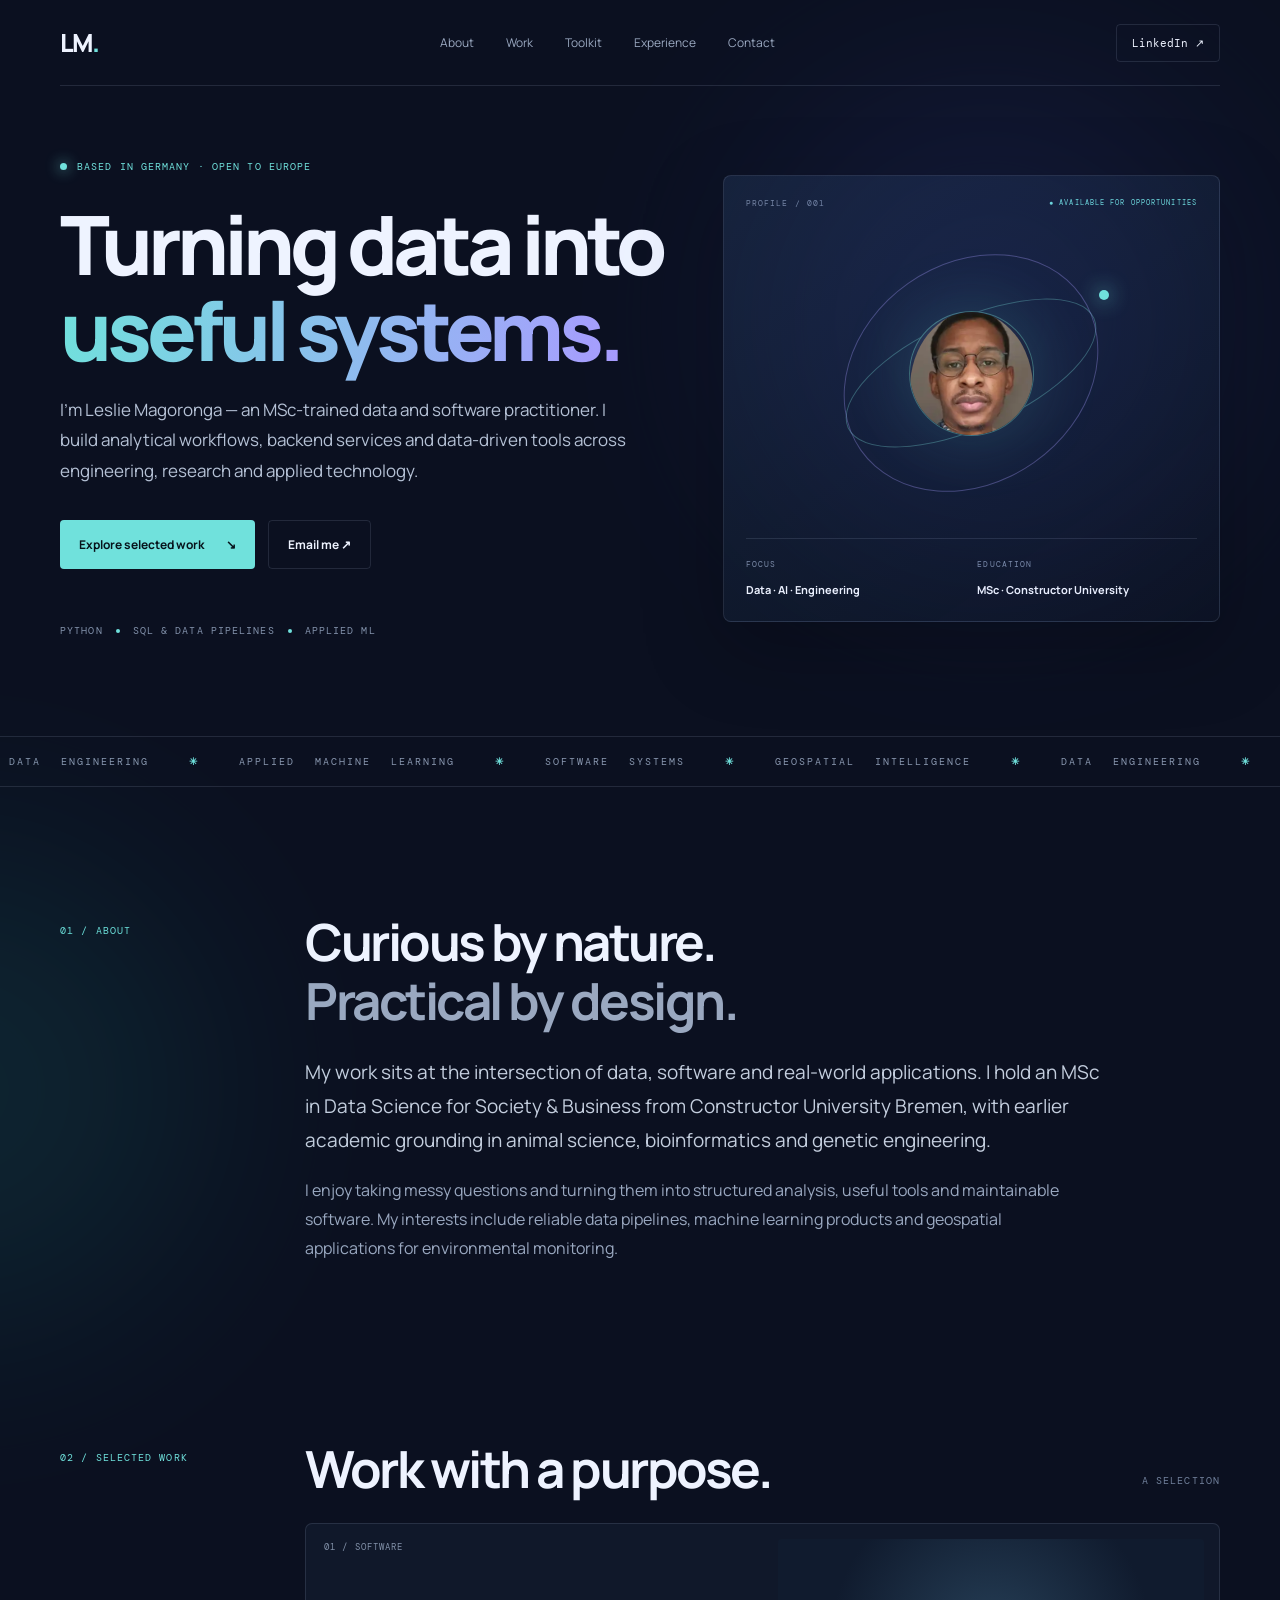
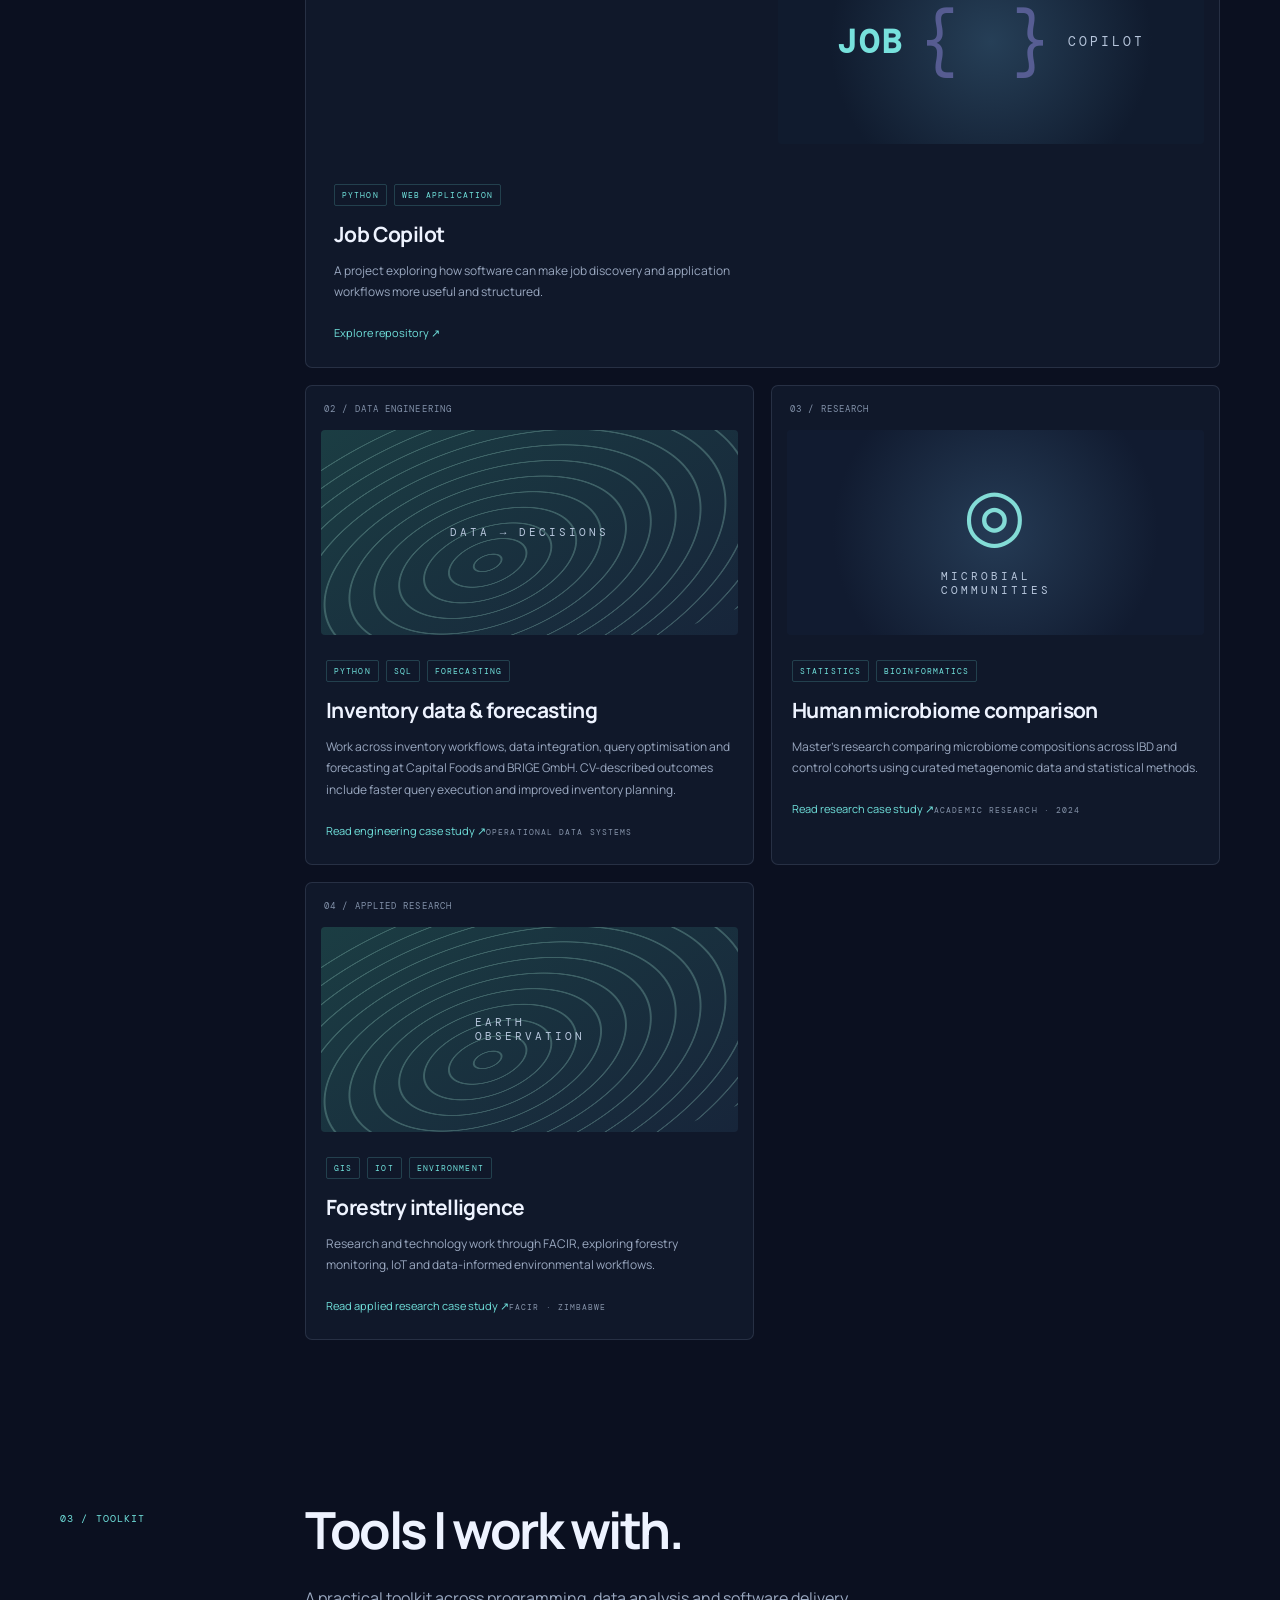
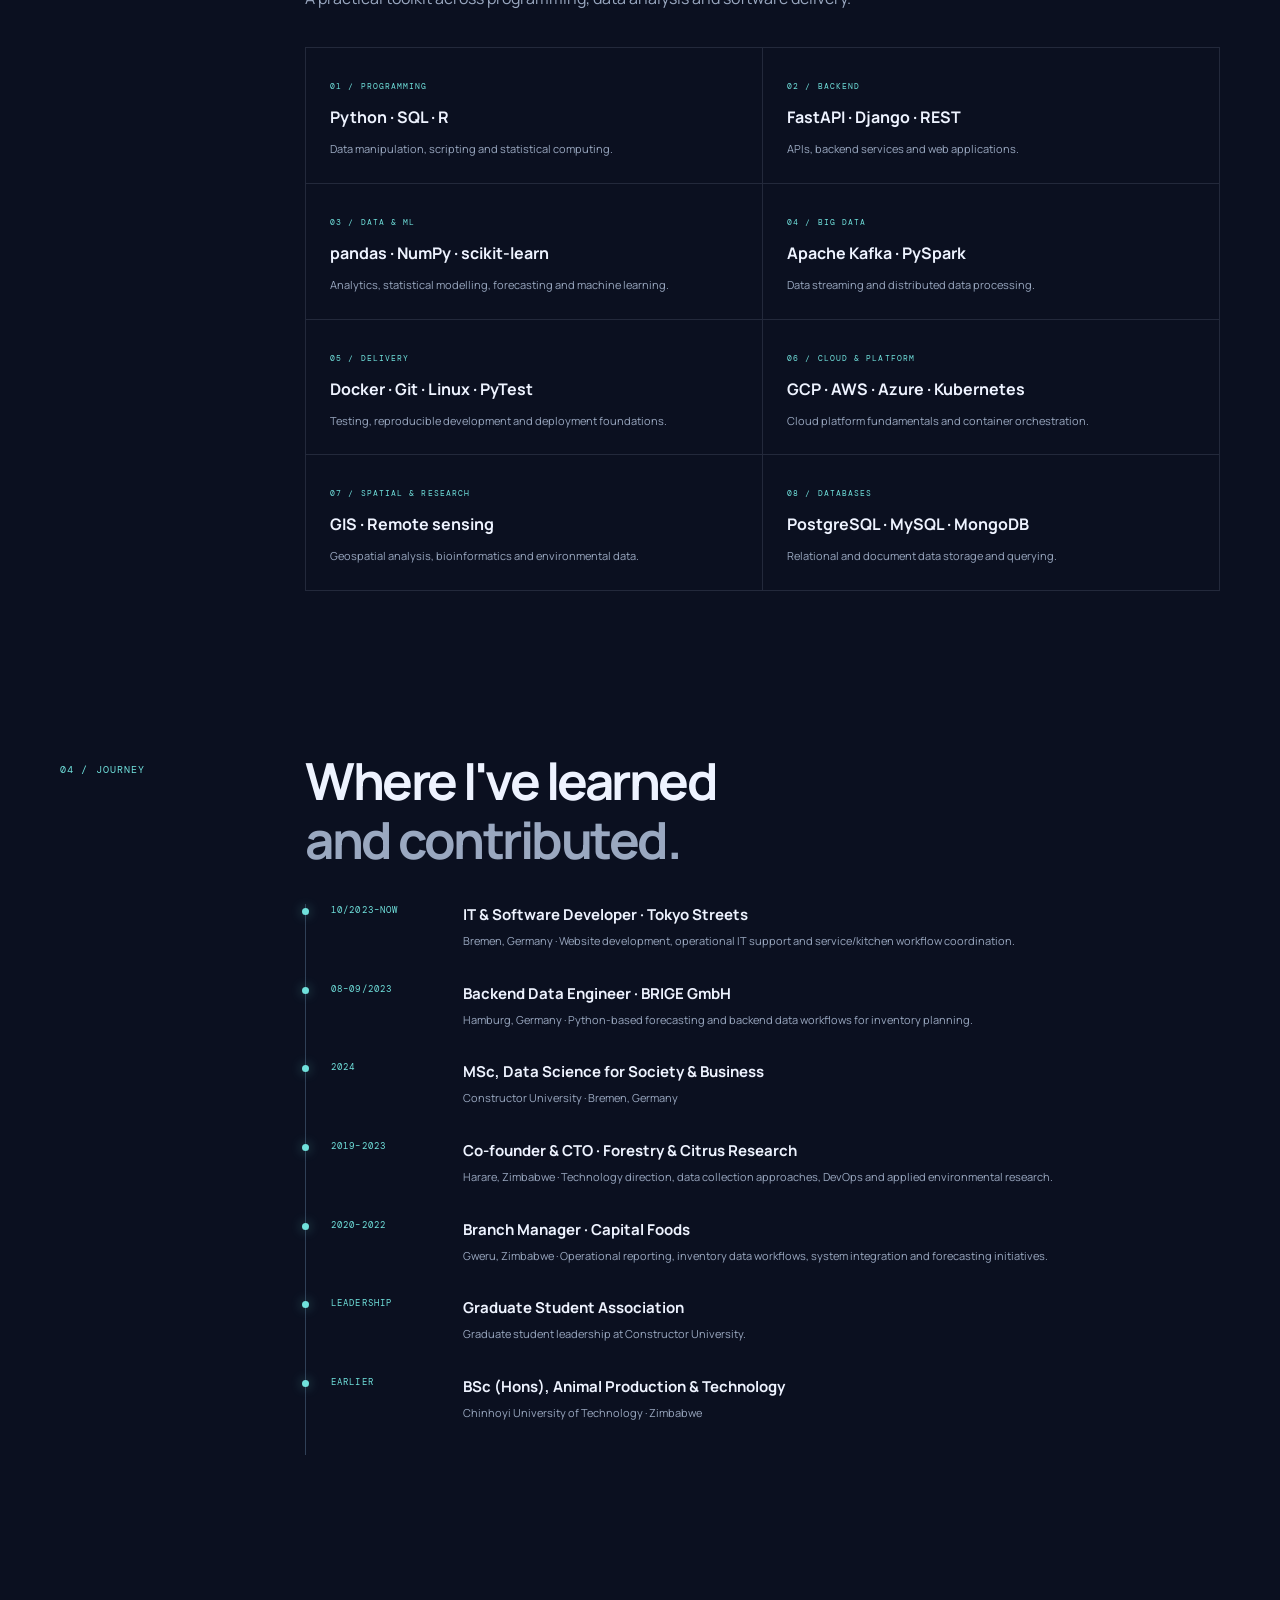
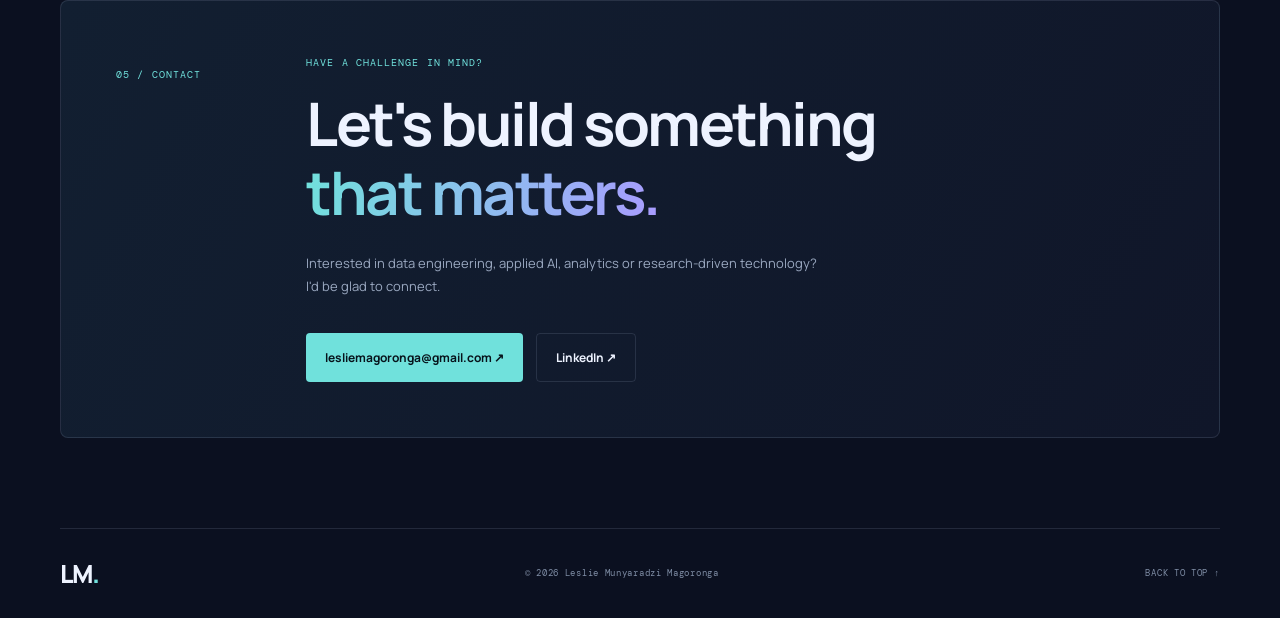
<file: index.html>
<!doctype html>
<html lang="en">
<head>
  <meta charset="utf-8">
  <meta name="viewport" content="width=device-width, initial-scale=1">
  <meta name="theme-color" content="#0b1020">
  <meta name="description" content="Portfolio of Leslie Munyaradzi Magoronga — Data Engineer, Applied AI and Data Science.">
  <title>Leslie Magoronga — Data & AI Engineer</title>
  <link rel="preconnect" href="https://fonts.googleapis.com">
  <link rel="preconnect" href="https://fonts.gstatic.com" crossorigin>
  <link href="https://fonts.googleapis.com/css2?family=DM+Mono:wght@400;500&family=Manrope:wght@400;500;600;700;800&display=swap" rel="stylesheet">
  <link rel="stylesheet" href="style.css">
</head>
<body>
  <div class="ambient ambient-one"></div><div class="ambient ambient-two"></div>
  <header class="nav wrap">
    <a class="brand" href="#">LM<span>.</span></a>
    <nav><a href="#about">About</a><a href="#work">Work</a><a href="#skills">Toolkit</a><a href="#journey">Experience</a><a href="#contact">Contact</a></nav>
    <a class="nav-cta" href="https://www.linkedin.com/in/leslie-magoronga-46ba89123" target="_blank" rel="noreferrer">LinkedIn ↗</a>
  </header>

  <main>
    <section class="hero wrap">
      <div class="hero-copy">
        <div class="eyebrow"><span class="pulse"></span> BASED IN GERMANY · OPEN TO EUROPE</div>
        <h1>Turning data into<br><span class="gradient">useful systems.</span></h1>
        <p class="intro">I'm Leslie Magoronga — an MSc-trained data and software practitioner. I build analytical workflows, backend services and data-driven tools across engineering, research and applied technology.</p>
        <div class="actions"><a class="button primary" href="#work">Explore selected work <span>↘</span></a><a class="button secondary" href="mailto:lesliemagoronga@gmail.com">Email me ↗</a></div>
        <div class="hero-meta"><span>PYTHON</span><i></i><span>SQL & DATA PIPELINES</span><i></i><span>APPLIED ML</span></div>
      </div>
      <div class="hero-card">
        <div class="card-top"><span>PROFILE / 001</span><span class="status">● AVAILABLE FOR OPPORTUNITIES</span></div>
        <div class="orb"><div class="orb-core"><img src="headshot.webp" alt="Portrait of Leslie Magoronga"></div><span class="orbit orbit-a"></span><span class="orbit orbit-b"></span><span class="orbit-dot"></span></div>
        <div class="card-bottom"><div><small>FOCUS</small><strong>Data · AI · Engineering</strong></div><div><small>EDUCATION</small><strong>MSc · Constructor University</strong></div></div>
      </div>
    </section>

    <section class="ticker"><div>DATA ENGINEERING <b>✳</b> APPLIED MACHINE LEARNING <b>✳</b> SOFTWARE SYSTEMS <b>✳</b> GEOSPATIAL INTELLIGENCE <b>✳</b> DATA ENGINEERING <b>✳</b></div></section>

    <section class="section wrap" id="about">
      <div class="section-label">01 / ABOUT</div><div class="section-content">
        <h2>Curious by nature.<br><span class="muted">Practical by design.</span></h2>
        <p class="large">My work sits at the intersection of data, software and real-world applications. I hold an MSc in Data Science for Society & Business from Constructor University Bremen, with earlier academic grounding in animal science, bioinformatics and genetic engineering.</p>
        <p>I enjoy taking messy questions and turning them into structured analysis, useful tools and maintainable software. My interests include reliable data pipelines, machine learning products and geospatial applications for environmental monitoring.</p>
      </div>
    </section>

    <section class="section wrap" id="work">
      <div class="section-label">02 / SELECTED WORK</div><div class="section-content">
        <div class="section-heading"><h2>Work with a purpose.</h2><span class="mono">A SELECTION</span></div>
        <div class="projects">
          <article class="project featured"><div class="project-index">01 / SOFTWARE</div><div class="project-art art-code"><span>JOB</span><span class="art-bracket">{ }</span><span>COPILOT</span></div><div class="project-info"><div class="tags"><span>PYTHON</span><span>WEB APPLICATION</span></div><h3>Job Copilot</h3><p>A project exploring how software can make job discovery and application workflows more useful and structured.</p><a href="https://github.com/LeslieJUB/JOB-COPILOT" target="_blank" rel="noreferrer">Explore repository ↗</a></div></article>
          <article class="project"><div class="project-index">02 / DATA ENGINEERING</div><div class="project-art art-earth"><div class="contours"></div><span>DATA → DECISIONS</span></div><div class="project-info"><div class="tags"><span>PYTHON</span><span>SQL</span><span>FORECASTING</span></div><h3>Inventory data & forecasting</h3><p>Work across inventory workflows, data integration, query optimisation and forecasting at Capital Foods and BRIGE GmbH. CV-described outcomes include faster query execution and improved inventory planning.</p><a href="case-studies/inventory-data-engineering.md" target="_blank" rel="noreferrer">Read engineering case study ↗</a><span class="project-note">OPERATIONAL DATA SYSTEMS</span></div></article><article class="project"><div class="project-index">03 / RESEARCH</div><div class="project-art art-bio"><div class="molecule">◎</div><span>MICROBIAL<br>COMMUNITIES</span></div><div class="project-info"><div class="tags"><span>STATISTICS</span><span>BIOINFORMATICS</span></div><h3>Human microbiome comparison</h3><p>Master's research comparing microbiome compositions across IBD and control cohorts using curated metagenomic data and statistical methods.</p><a href="case-studies/human-microbiome-comparison.md" target="_blank" rel="noreferrer">Read research case study ↗</a><span class="project-note">ACADEMIC RESEARCH · 2024</span></div></article>
          <article class="project"><div class="project-index">04 / APPLIED RESEARCH</div><div class="project-art art-earth"><div class="contours"></div><span>EARTH<br>OBSERVATION</span></div><div class="project-info"><div class="tags"><span>GIS</span><span>IOT</span><span>ENVIRONMENT</span></div><h3>Forestry intelligence</h3><p>Research and technology work through FACIR, exploring forestry monitoring, IoT and data-informed environmental workflows.</p><a href="case-studies/forestry-environmental-monitoring.md" target="_blank" rel="noreferrer">Read applied research case study ↗</a><span class="project-note">FACIR · ZIMBABWE</span></div></article>
        </div>
      </div>
    </section>

    <section class="section wrap" id="skills">
      <div class="section-label">03 / TOOLKIT</div><div class="section-content">
        <h2>Tools I work with.</h2>
        <p class="muted">A practical toolkit across programming, data analysis and software delivery.</p>
        <div class="skill-grid">
          <div class="skill"><small>01 / PROGRAMMING</small><strong>Python · SQL · R</strong><p>Data manipulation, scripting and statistical computing.</p></div>
          <div class="skill"><small>02 / BACKEND</small><strong>FastAPI · Django · REST</strong><p>APIs, backend services and web applications.</p></div>
          <div class="skill"><small>03 / DATA & ML</small><strong>pandas · NumPy · scikit-learn</strong><p>Analytics, statistical modelling, forecasting and machine learning.</p></div><div class="skill"><small>04 / BIG DATA</small><strong>Apache Kafka · PySpark</strong><p>Data streaming and distributed data processing.</p></div>
          <div class="skill"><small>05 / DELIVERY</small><strong>Docker · Git · Linux · PyTest</strong><p>Testing, reproducible development and deployment foundations.</p></div>
          <div class="skill"><small>06 / CLOUD & PLATFORM</small><strong>GCP · AWS · Azure · Kubernetes</strong><p>Cloud platform fundamentals and container orchestration.</p></div>
          <div class="skill"><small>07 / SPATIAL & RESEARCH</small><strong>GIS · Remote sensing</strong><p>Geospatial analysis, bioinformatics and environmental data.</p></div><div class="skill"><small>08 / DATABASES</small><strong>PostgreSQL · MySQL · MongoDB</strong><p>Relational and document data storage and querying.</p></div>
        </div>
      </div>
    </section>

    <section class="section wrap" id="journey">
      <div class="section-label">04 / JOURNEY</div><div class="section-content">
        <h2>Where I've learned<br><span class="muted">and contributed.</span></h2>
        <div class="timeline">
          <div><span>10/2023–NOW</span><article><h3>IT & Software Developer · Tokyo Streets</h3><p>Bremen, Germany · Website development, operational IT support and service/kitchen workflow coordination.</p></article></div><div><span>08–09/2023</span><article><h3>Backend Data Engineer · BRIGE GmbH</h3><p>Hamburg, Germany · Python-based forecasting and backend data workflows for inventory planning.</p></article></div><div><span>2024</span><article><h3>MSc, Data Science for Society & Business</h3><p>Constructor University · Bremen, Germany</p></article></div>
          <div><span>2019–2023</span><article><h3>Co-founder & CTO · Forestry & Citrus Research</h3><p>Harare, Zimbabwe · Technology direction, data collection approaches, DevOps and applied environmental research.</p></article></div><div><span>2020–2022</span><article><h3>Branch Manager · Capital Foods</h3><p>Gweru, Zimbabwe · Operational reporting, inventory data workflows, system integration and forecasting initiatives.</p></article></div>
          <div><span>LEADERSHIP</span><article><h3>Graduate Student Association</h3><p>Graduate student leadership at Constructor University.</p></article></div>
          <div><span>EARLIER</span><article><h3>BSc (Hons), Animal Production & Technology</h3><p>Chinhoyi University of Technology · Zimbabwe</p></article></div>
        </div>
      </div>
    </section>

    <section class="contact wrap" id="contact"><div class="section-label">05 / CONTACT</div><div><p class="eyebrow">HAVE A CHALLENGE IN MIND?</p><h2>Let's build something<br><span class="gradient">that matters.</span></h2><p class="muted">Interested in data engineering, applied AI, analytics or research-driven technology? I'd be glad to connect.</p><div class="actions"><a class="button primary" href="mailto:lesliemagoronga@gmail.com">lesliemagoronga@gmail.com ↗</a><a class="button secondary" href="https://www.linkedin.com/in/leslie-magoronga-46ba89123" target="_blank" rel="noreferrer">LinkedIn ↗</a></div></div></section>
  </main>
  <footer class="wrap"><a class="brand" href="#">LM<span>.</span></a><span>© <span id="year"></span> Leslie Munyaradzi Magoronga</span><a href="#top">BACK TO TOP ↑</a></footer>
  <script>document.getElementById('year').textContent = new Date().getFullYear();</script>
</body></html>
</file>
<file: style.css>
:root{--bg:#0b1020;--panel:#111a2e;--line:rgba(190,207,238,.13);--text:#eef3ff;--muted:#9aa8c0;--cyan:#70e1dc;--violet:#a99bff;--mono:'DM Mono',monospace;--sans:'Manrope',sans-serif}*{box-sizing:border-box}html{scroll-behavior:smooth}body{margin:0;background:var(--bg);color:var(--text);font-family:var(--sans);overflow-x:hidden}a{color:inherit;text-decoration:none}.wrap{width:min(1160px,calc(100% - 48px));margin:auto}.ambient{position:absolute;width:480px;height:480px;filter:blur(110px);opacity:.12;border-radius:50%;pointer-events:none}.ambient-one{background:#4b60e8;top:80px;right:4%}.ambient-two{background:#22b6a8;top:850px;left:-280px}.nav{height:86px;display:flex;align-items:center;justify-content:space-between;border-bottom:1px solid var(--line);position:relative;z-index:2}.brand{font-size:25px;font-weight:800;letter-spacing:-2px}.brand span{color:var(--cyan)}nav{display:flex;gap:32px;color:var(--muted);font-size:12px}nav a:hover,footer a:hover{color:var(--cyan)}.nav-cta{font:11px var(--mono);border:1px solid var(--line);padding:11px 15px;border-radius:4px}.hero{min-height:650px;display:grid;grid-template-columns:1.1fr .9fr;align-items:center;gap:55px;padding-top:50px;padding-bottom:75px}.eyebrow,.section-label,.mono,.project-index,.tags,.skill small,.timeline>div>span,small,.hero-meta,.card-top,.project-note{font:10px var(--mono);letter-spacing:1.1px}.eyebrow{color:var(--cyan);display:flex;align-items:center;gap:10px}.pulse{width:7px;height:7px;border-radius:50%;background:var(--cyan);box-shadow:0 0 14px var(--cyan)}h1{font-size:clamp(48px,6.4vw,83px);line-height:1.05;letter-spacing:-5px;margin:28px 0 22px;font-weight:800}.gradient{background:linear-gradient(100deg,var(--cyan),var(--violet));-webkit-background-clip:text;background-clip:text;color:transparent}.intro{max-width:570px;font-size:17px;line-height:1.8;color:#b5c1d5}.actions{display:flex;gap:13px;margin-top:34px}.button{display:inline-flex;align-items:center;gap:22px;padding:15px 19px;font-size:12px;font-weight:700;border-radius:4px}.primary{background:var(--cyan);color:#07131b}.primary:hover{background:#a2f4ee}.secondary{border:1px solid var(--line)}.hero-meta{display:flex;align-items:center;gap:13px;margin-top:55px;color:#8291aa}.hero-meta i{width:4px;height:4px;border-radius:50%;background:var(--cyan)}.hero-card{border:1px solid var(--line);border-radius:8px;background:linear-gradient(145deg,rgba(22,34,57,.94),rgba(12,19,35,.9));padding:22px;box-shadow:0 25px 80px #0004}.card-top{display:flex;justify-content:space-between;color:#7787a2;font-size:8px}.status{color:var(--cyan);font-size:7px}.orb{height:330px;display:grid;place-items:center;position:relative}.orb-core{width:125px;height:125px;border-radius:50%;display:grid;place-items:center;font-size:38px;font-weight:800;letter-spacing:-3px;background:radial-gradient(circle at 35% 30%,#263b59,#101a30 70%);border:1px solid #7ce4df66;box-shadow:0 0 70px #63d8d033,inset 0 0 35px #a99bff22;z-index:1}.orbit{position:absolute;border:1px solid #78d9d455;border-radius:50%;transform:rotate(-24deg)}.orbit-a{width:270px;height:110px}.orbit-b{width:220px;height:270px;transform:rotate(55deg);border-color:#a99bff55}.orbit-dot{position:absolute;width:10px;height:10px;border-radius:50%;background:var(--cyan);box-shadow:0 0 20px var(--cyan);top:82px;right:88px}.card-bottom{display:grid;grid-template-columns:1fr 1fr;border-top:1px solid var(--line);padding-top:20px;gap:12px}.card-bottom small{display:block;color:#7d8da8;margin-bottom:8px;font-size:8px}.card-bottom strong{font-size:11px}.ticker{overflow:hidden;border-block:1px solid var(--line);padding:18px 0;color:#8997af;font:10px var(--mono);letter-spacing:2px;white-space:nowrap}.ticker div{word-spacing:12px;text-align:center}.ticker b{color:var(--cyan);padding:0 20px}.section{display:grid;grid-template-columns:190px 1fr;gap:55px;padding-top:125px;padding-bottom:35px}.section-label{color:var(--cyan);padding-top:12px}.section-content h2,.contact h2{font-size:clamp(34px,4vw,52px);line-height:1.15;letter-spacing:-2.5px;margin:0 0 25px}.muted{color:var(--muted)}.large{font-size:19px;line-height:1.8;color:#c4cede;max-width:800px}.section-content>p:not(.large){color:var(--muted);line-height:1.8;max-width:780px}.section-heading{display:flex;align-items:center;justify-content:space-between}.section-heading .mono{color:#71809b}.projects{display:grid;grid-template-columns:repeat(2,1fr);gap:17px}.project{border:1px solid var(--line);border-radius:7px;background:#10182a;overflow:hidden}.project.featured{grid-column:span 2;display:grid;grid-template-columns:1fr 1fr}.project-index{padding:17px 18px 0;color:#8291a9;font-size:9px}.project-art{height:205px;margin:15px;border-radius:4px;display:flex;align-items:center;justify-content:center;position:relative;overflow:hidden;font:11px var(--mono);letter-spacing:3px;color:#b7c6dc}.art-code{background:radial-gradient(circle at 50% 50%,#263f57,#101b2e 68%);gap:14px}.art-code>span:first-child{font-size:33px;font-weight:700;color:#77e1dc}.art-code>span:last-child{font-size:13px}.art-bracket{font-size:70px;color:#a99bff66}.art-bio{background:radial-gradient(circle at center,#253b55,#111b30 70%);flex-direction:column;gap:8px}.molecule{font-size:72px;color:#83dcd6}.art-earth{background:linear-gradient(145deg,#1b3d43,#17253a);flex-direction:column}.contours{position:absolute;inset:-40px;background:repeating-radial-gradient(ellipse at 40% 55%,transparent 0 13px,#a4e4d344 14px 15px,transparent 16px 26px);transform:rotate(-20deg)}.art-earth span{z-index:1}.project-info{padding:10px 20px 24px}.featured .project-info{align-self:center;padding:25px 28px}.tags{display:flex;gap:7px;flex-wrap:wrap;color:var(--cyan);font-size:8px}.tags span{border:1px solid #70e1dc33;padding:5px 7px;border-radius:2px}.project h3{font-size:21px;margin:14px 0 8px;letter-spacing:-.6px}.project p{font-size:12px;line-height:1.8;color:var(--muted);min-height:45px}.project-info>a{display:inline-block;font-size:11px;color:var(--cyan);margin-top:10px}.project-note{display:inline-block;color:#8593a9;font-size:8px;margin-top:10px}.skill-grid{display:grid;grid-template-columns:repeat(2,1fr);border-top:1px solid var(--line);border-left:1px solid var(--line);margin-top:35px}.skill{padding:24px;border-right:1px solid var(--line);border-bottom:1px solid var(--line)}.skill small{color:var(--cyan);font-size:8px}.skill strong{display:block;font-size:16px;margin:12px 0}.skill p{font-size:11px;color:var(--muted);line-height:1.7;margin:0}.timeline{border-left:1px solid #304057;margin-top:35px}.timeline>div{display:grid;grid-template-columns:110px 1fr;gap:22px;padding:0 0 32px 25px;position:relative}.timeline>div:before{content:'';position:absolute;width:7px;height:7px;background:var(--cyan);border-radius:50%;left:-4px;top:4px;box-shadow:0 0 12px #70e1dc77}.timeline>div>span{color:var(--cyan);font-size:9px}.timeline h3{font-size:15px;margin:0 0 7px}.timeline p{font-size:11px;color:var(--muted);line-height:1.7;margin:0}.contact{margin-top:110px;margin-bottom:90px;padding:55px;border:1px solid var(--line);border-radius:8px;display:grid;grid-template-columns:190px 1fr;background:linear-gradient(120deg,#121f31,#101629)}.contact h2{font-size:clamp(38px,5vw,60px)}.contact .muted{max-width:520px;line-height:1.8;font-size:13px;margin-bottom:27px}.contact .eyebrow{margin:0 0 20px}footer{height:90px;border-top:1px solid var(--line);display:flex;align-items:center;justify-content:space-between;color:#7f8da5;font:9px var(--mono);letter-spacing:.7px}footer .brand{font-family:var(--sans);color:var(--text)}@media(max-width:800px){.hero{grid-template-columns:1fr;gap:25px;padding-top:85px}.hero-card{max-width:550px;width:100%;margin:auto}.section{grid-template-columns:1fr;gap:20px;padding-top:90px}.section-label{padding-top:0}.contact{grid-template-columns:1fr;gap:25px;padding:30px;margin-top:80px}.project.featured{grid-template-columns:1fr}.featured .project-info{padding:10px 20px 24px}}@media(max-width:560px){.wrap{width:min(100% - 32px,1160px)}.nav{height:70px}nav{gap:13px;font-size:10px}nav a:nth-child(2){display:none}.nav-cta{padding:9px}.hero{min-height:auto;padding-top:75px;padding-bottom:55px}h1{font-size:52px;letter-spacing:-3px}.intro{font-size:15px}.actions{flex-wrap:wrap}.hero-meta{font-size:8px;gap:8px}.orb{height:260px}.orbit-a{width:220px}.orbit-b{height:220px;width:180px}.card-bottom{grid-template-columns:1fr}.projects{grid-template-columns:1fr}.project.featured{grid-column:span 1}.section-heading{display:block}.section-heading .mono{display:block;margin:-10px 0 20px}.skill-grid{grid-template-columns:1fr}.timeline>div{grid-template-columns:80px 1fr;gap:12px}.contact{padding:24px}footer{font-size:8px}.ticker div{text-align:left;padding-left:16px}}
/* Portfolio refinements */
.project-art.art-earth{background:linear-gradient(145deg,#1b3d43,#17253a)}
.project-info{min-width:0}
.project p{min-height:0}
nav a{white-space:nowrap}
@media(max-width:560px){nav a:nth-child(4){display:none}.nav{gap:10px}}

.orb-core{overflow:hidden}.orb-core img{width:100%;height:100%;object-fit:cover;object-position:center 28%;border-radius:50%;display:block}
</file>
